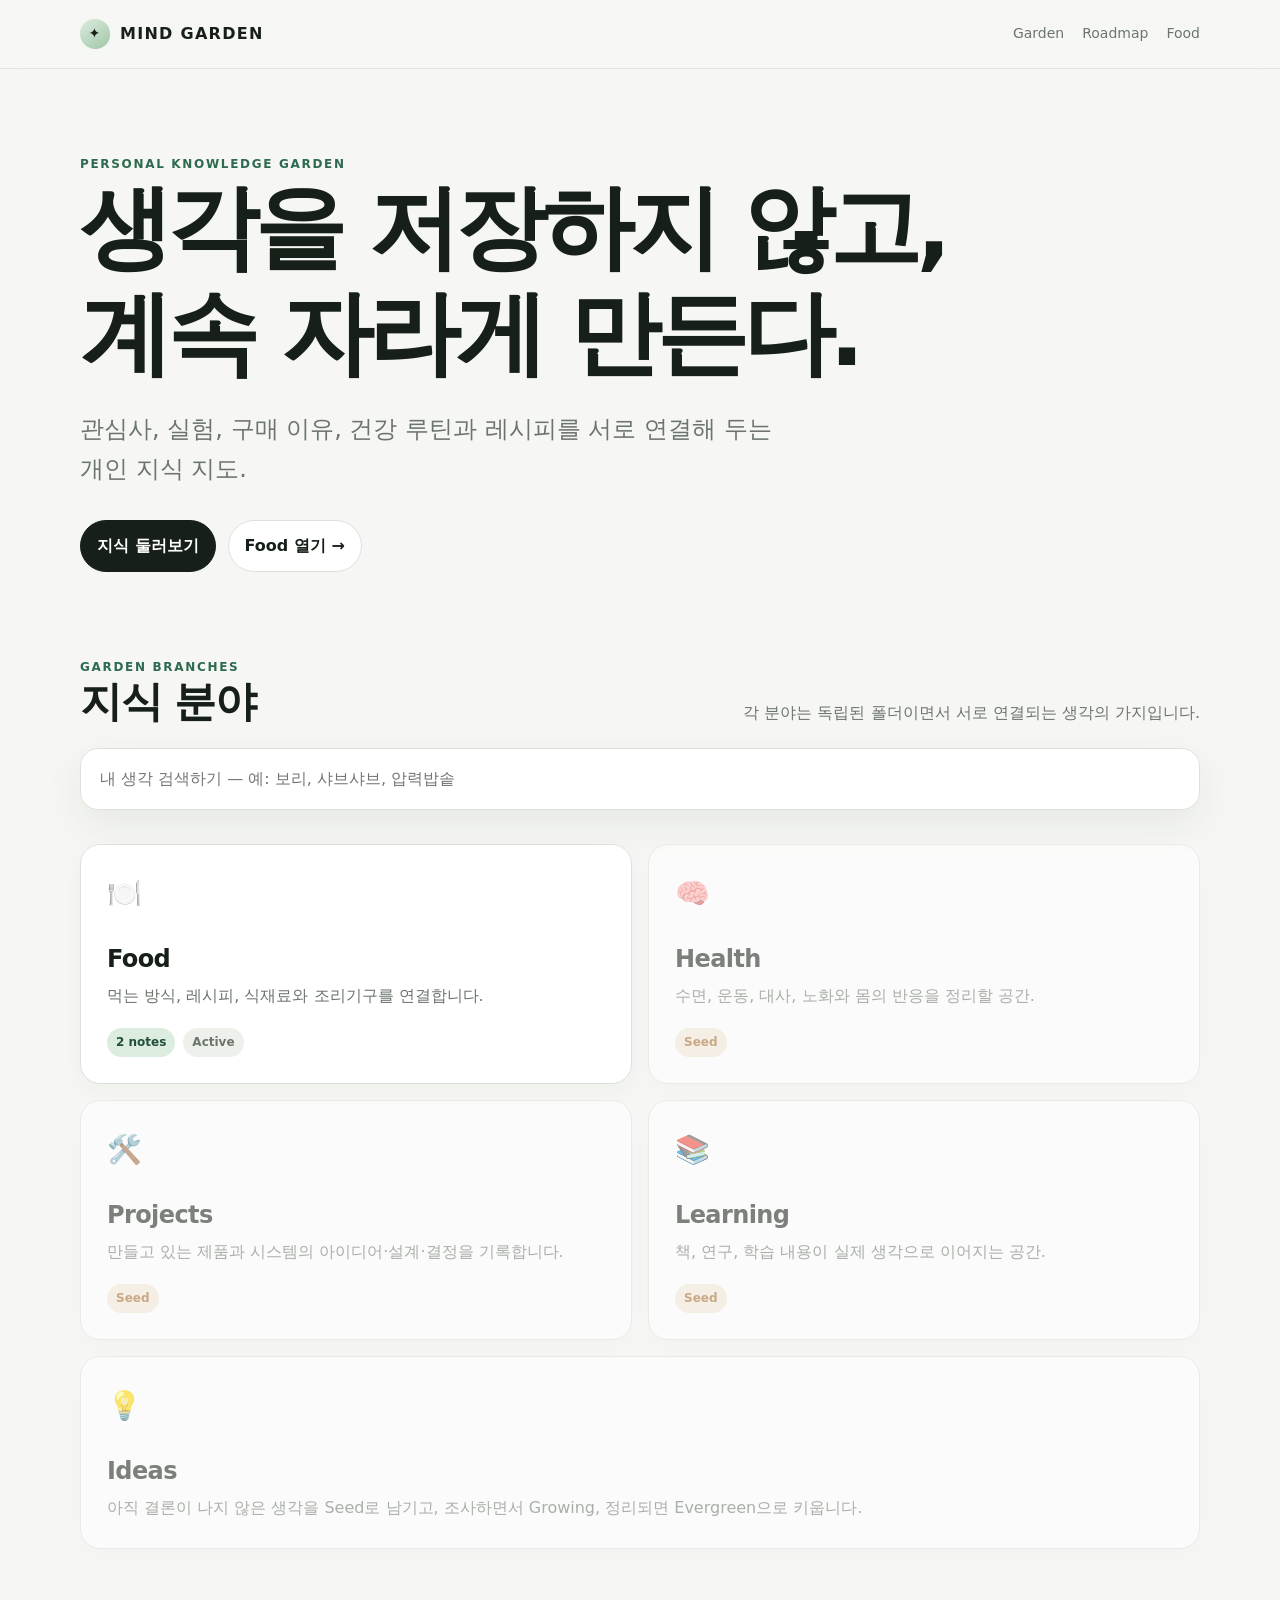
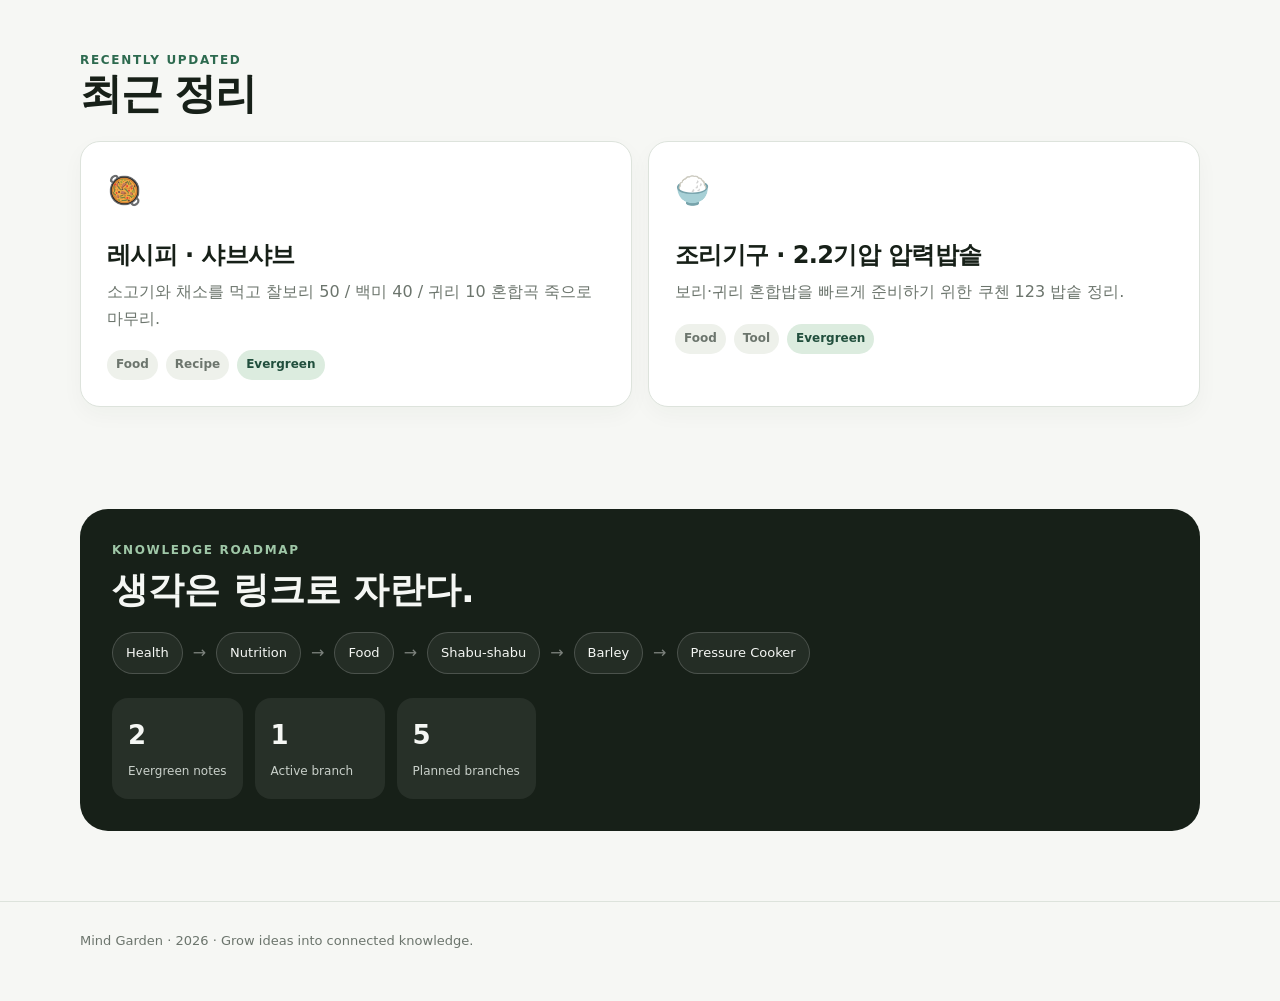
<file: index.html>
<!doctype html>
<html lang="ko">
<head>
  <meta charset="utf-8">
  <meta name="viewport" content="width=device-width,initial-scale=1">
  <meta name="description" content="Mind Garden — 생각하고, 실험하고, 정리한 개인 지식 로드맵">
  <title>Mind Garden</title>
  <link rel="stylesheet" href="./styles.css">
</head>
<body>
<header class="site-header">
  <div class="shell nav">
    <a class="brand" href="./index.html"><span class="brand-mark">✦</span>MIND GARDEN</a>
    <nav class="nav-links"><a href="#garden">Garden</a><a href="#roadmap">Roadmap</a><a href="./food/index.html">Food</a></nav>
  </div>
</header>
<main>
  <section class="hero shell">
    <div class="eyebrow">Personal knowledge garden</div>
    <h1>생각을 저장하지 않고,<br>계속 자라게 만든다.</h1>
    <p>관심사, 실험, 구매 이유, 건강 루틴과 레시피를 서로 연결해 두는 개인 지식 지도.</p>
    <div class="hero-actions"><a class="btn primary" href="#garden">지식 둘러보기</a><a class="btn" href="./food/index.html">Food 열기 →</a></div>
  </section>

  <section class="section shell" id="garden">
    <div class="section-head"><div><div class="eyebrow">Garden branches</div><h2>지식 분야</h2></div><p>각 분야는 독립된 폴더이면서 서로 연결되는 생각의 가지입니다.</p></div>
    <div class="search-wrap"><input class="search" data-search-input type="search" placeholder="내 생각 검색하기 — 예: 보리, 샤브샤브, 압력밥솥" aria-label="지식 검색"></div>
    <div class="grid">
      <a class="card" data-search-item data-search="food 음식 레시피 영양 샤브샤브 보리 압력밥솥" href="./food/index.html"><div class="icon">🍽️</div><h3>Food</h3><p>먹는 방식, 레시피, 식재료와 조리기구를 연결합니다.</p><div class="card-meta"><span class="status evergreen">2 notes</span><span class="tag">Active</span></div></a>
      <article class="card muted-card" data-search-item data-search="health 건강 수면 운동 노화 뇌"><div class="icon">🧠</div><h3>Health</h3><p>수면, 운동, 대사, 노화와 몸의 반응을 정리할 공간.</p><div class="card-meta"><span class="status seed">Seed</span></div></article>
      <article class="card muted-card" data-search-item data-search="projects 프로젝트 제작 제품 시스템"><div class="icon">🛠️</div><h3>Projects</h3><p>만들고 있는 제품과 시스템의 아이디어·설계·결정을 기록합니다.</p><div class="card-meta"><span class="status seed">Seed</span></div></article>
      <article class="card muted-card" data-search-item data-search="learning 공부 책 연구"><div class="icon">📚</div><h3>Learning</h3><p>책, 연구, 학습 내용이 실제 생각으로 이어지는 공간.</p><div class="card-meta"><span class="status seed">Seed</span></div></article>
      <article class="card wide muted-card" data-search-item data-search="ideas 아이디어 생각 seed growing evergreen"><div class="icon">💡</div><h3>Ideas</h3><p>아직 결론이 나지 않은 생각을 Seed로 남기고, 조사하면서 Growing, 정리되면 Evergreen으로 키웁니다.</p></article>
    </div>
    <div class="empty-search" data-search-empty>검색 결과가 없습니다.</div>
  </section>

  <section class="section shell">
    <div class="section-head"><div><div class="eyebrow">Recently updated</div><h2>최근 정리</h2></div></div>
    <div class="grid">
      <a class="card" data-search-item data-search="샤브샤브 소고기 찰보리 백미 귀리 죽 14:10" href="./food/recipe-shabu-shabu.html"><div class="icon">🥘</div><h3>레시피 · 샤브샤브</h3><p>소고기와 채소를 먹고 찰보리 50 / 백미 40 / 귀리 10 혼합곡 죽으로 마무리.</p><div class="card-meta"><span class="tag">Food</span><span class="tag">Recipe</span><span class="status evergreen">Evergreen</span></div></a>
      <a class="card" data-search-item data-search="쿠첸 123 압력밥솥 2.2기압 123도 잡곡 19분" href="./food/pressure-rice-cooker-2-2.html"><div class="icon">🍚</div><h3>조리기구 · 2.2기압 압력밥솥</h3><p>보리·귀리 혼합밥을 빠르게 준비하기 위한 쿠첸 123 밥솥 정리.</p><div class="card-meta"><span class="tag">Food</span><span class="tag">Tool</span><span class="status evergreen">Evergreen</span></div></a>
    </div>
  </section>

  <section class="section shell" id="roadmap">
    <div class="roadmap"><div class="eyebrow" style="color:#9fc7a7">Knowledge roadmap</div><h2 style="font-size:36px;margin-top:8px">생각은 링크로 자란다.</h2><div class="roadmap-row"><span class="node">Health</span><span class="arrow">→</span><span class="node">Nutrition</span><span class="arrow">→</span><span class="node">Food</span><span class="arrow">→</span><span class="node">Shabu-shabu</span><span class="arrow">→</span><span class="node">Barley</span><span class="arrow">→</span><span class="node">Pressure Cooker</span></div><div class="stats"><div class="stat"><strong>2</strong><span>Evergreen notes</span></div><div class="stat"><strong>1</strong><span>Active branch</span></div><div class="stat"><strong>5</strong><span>Planned branches</span></div></div></div>
  </section>
</main>
<footer class="footer"><div class="shell">Mind Garden · <span data-year></span> · Grow ideas into connected knowledge.</div></footer>
<script src="./app.js"></script>
</body>
</html>
</file>
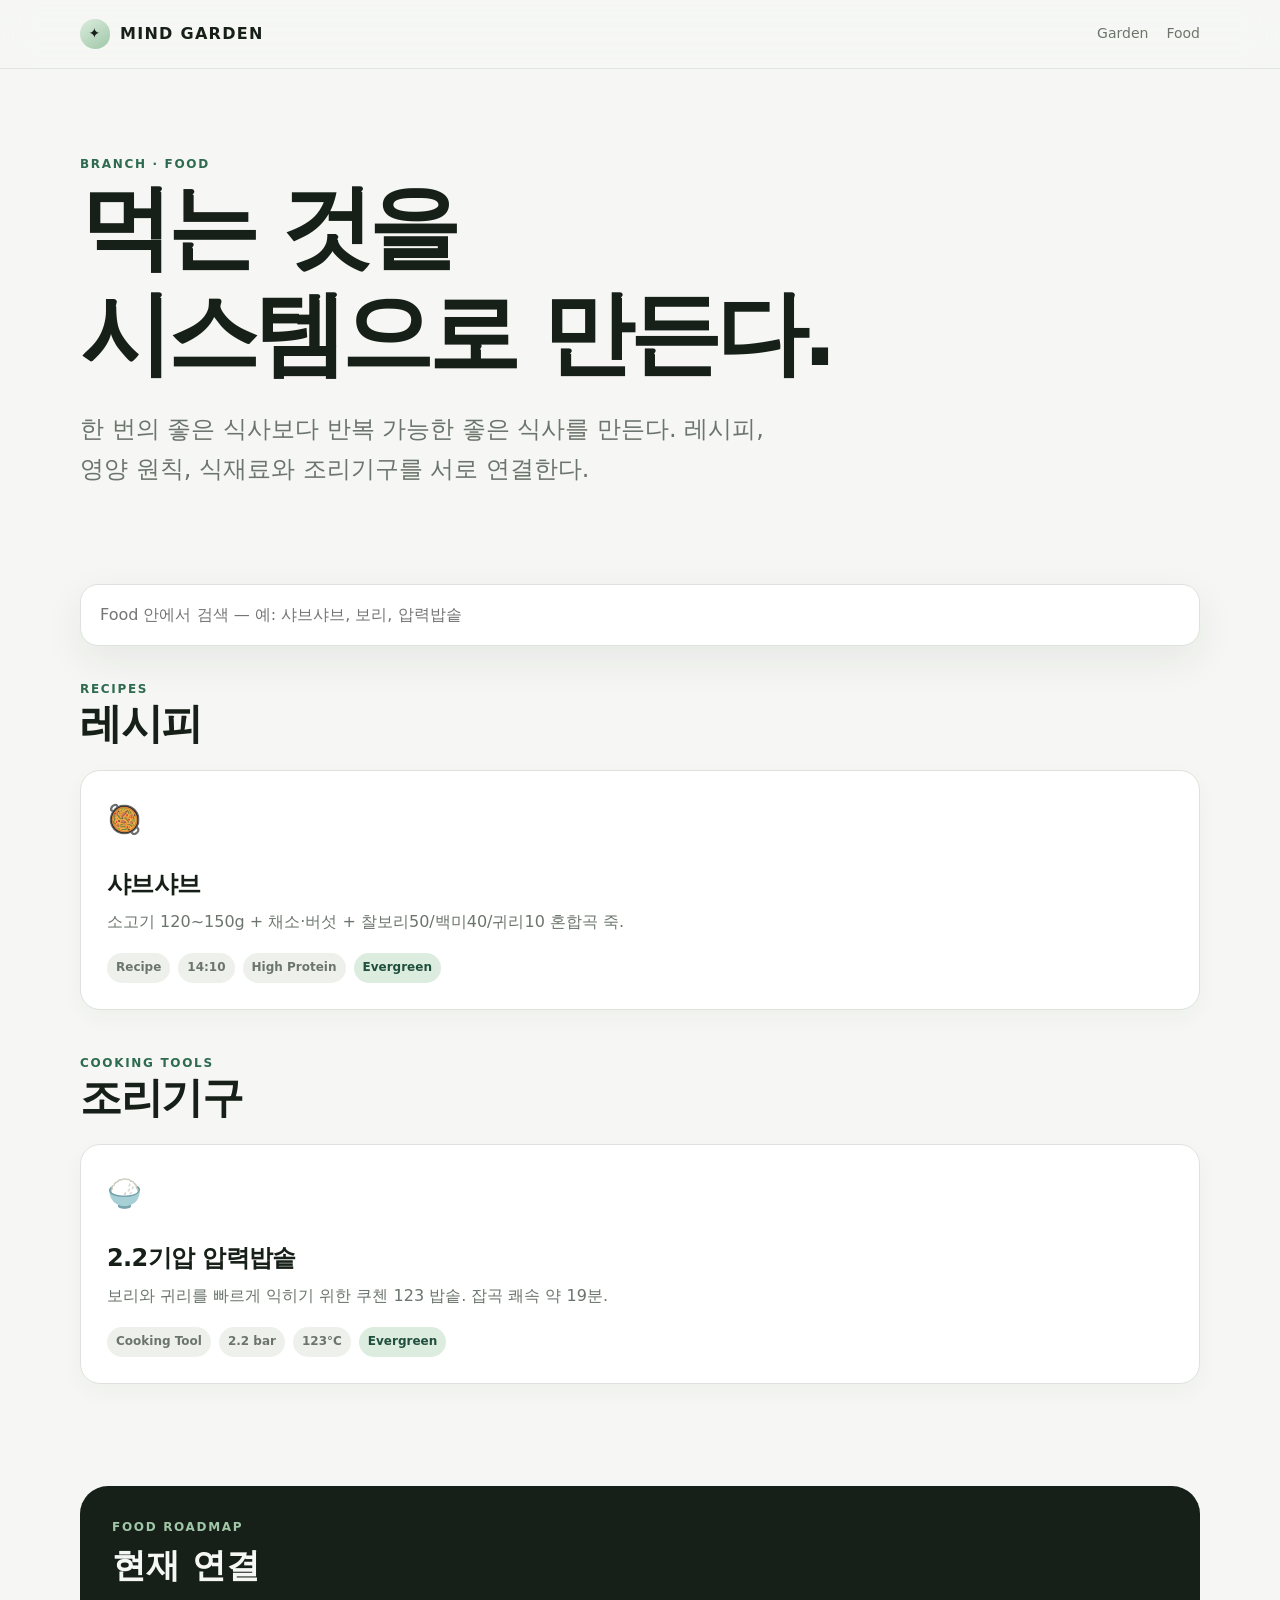
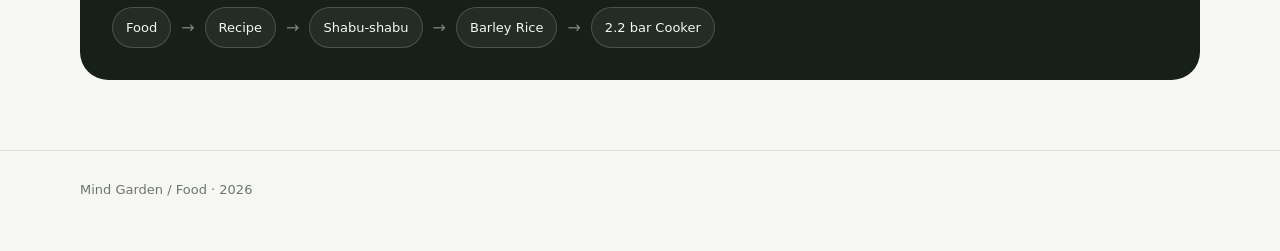
<file: food/index.html>
<!doctype html>
<html lang="ko">
<head>
  <meta charset="utf-8"><meta name="viewport" content="width=device-width,initial-scale=1">
  <meta name="description" content="Mind Garden Food — 레시피, 식재료, 조리기구, 영양 기록">
  <title>Food · Mind Garden</title>
  <link rel="stylesheet" href="../styles.css">
</head>
<body>
<header class="site-header"><div class="shell nav"><a class="brand" href="../index.html"><span class="brand-mark">✦</span>MIND GARDEN</a><nav class="nav-links"><a href="../index.html">Garden</a><a href="./index.html">Food</a></nav></div></header>
<main>
  <section class="hero shell">
    <div class="eyebrow">Branch · Food</div>
    <h1>먹는 것을<br>시스템으로 만든다.</h1>
    <p>한 번의 좋은 식사보다 반복 가능한 좋은 식사를 만든다. 레시피, 영양 원칙, 식재료와 조리기구를 서로 연결한다.</p>
  </section>

  <section class="section shell">
    <div class="search-wrap"><input class="search" data-search-input type="search" placeholder="Food 안에서 검색 — 예: 샤브샤브, 보리, 압력밥솥" aria-label="Food 검색"></div>
    <div class="section-head"><div><div class="eyebrow">Recipes</div><h2>레시피</h2></div></div>
    <div class="grid">
      <a class="card wide" data-search-item data-search="샤브샤브 소고기 보리 백미 귀리 죽 14:10 단백질" href="./recipe-shabu-shabu.html"><div class="icon">🥘</div><h3>샤브샤브</h3><p>소고기 120~150g + 채소·버섯 + 찰보리50/백미40/귀리10 혼합곡 죽.</p><div class="card-meta"><span class="tag">Recipe</span><span class="tag">14:10</span><span class="tag">High Protein</span><span class="status evergreen">Evergreen</span></div></a>
    </div>

    <div class="section-head" style="margin-top:44px"><div><div class="eyebrow">Cooking tools</div><h2>조리기구</h2></div></div>
    <div class="grid">
      <a class="card wide" data-search-item data-search="쿠첸 123 밥솥 2.2기압 압력 123도 잡곡 19분 보리 귀리" href="./pressure-rice-cooker-2-2.html"><div class="icon">🍚</div><h3>2.2기압 압력밥솥</h3><p>보리와 귀리를 빠르게 익히기 위한 쿠첸 123 밥솥. 잡곡 쾌속 약 19분.</p><div class="card-meta"><span class="tag">Cooking Tool</span><span class="tag">2.2 bar</span><span class="tag">123°C</span><span class="status evergreen">Evergreen</span></div></a>
    </div>
    <div class="empty-search" data-search-empty>검색 결과가 없습니다.</div>
  </section>

  <section class="section shell"><div class="roadmap"><div class="eyebrow" style="color:#9fc7a7">Food roadmap</div><h2 style="font-size:34px;margin-top:8px">현재 연결</h2><div class="roadmap-row"><span class="node">Food</span><span class="arrow">→</span><span class="node">Recipe</span><span class="arrow">→</span><span class="node">Shabu-shabu</span><span class="arrow">→</span><span class="node">Barley Rice</span><span class="arrow">→</span><span class="node">2.2 bar Cooker</span></div></div></section>
</main>
<footer class="footer"><div class="shell">Mind Garden / Food · <span data-year></span></div></footer>
<script src="../app.js"></script>
</body>
</html>
</file>
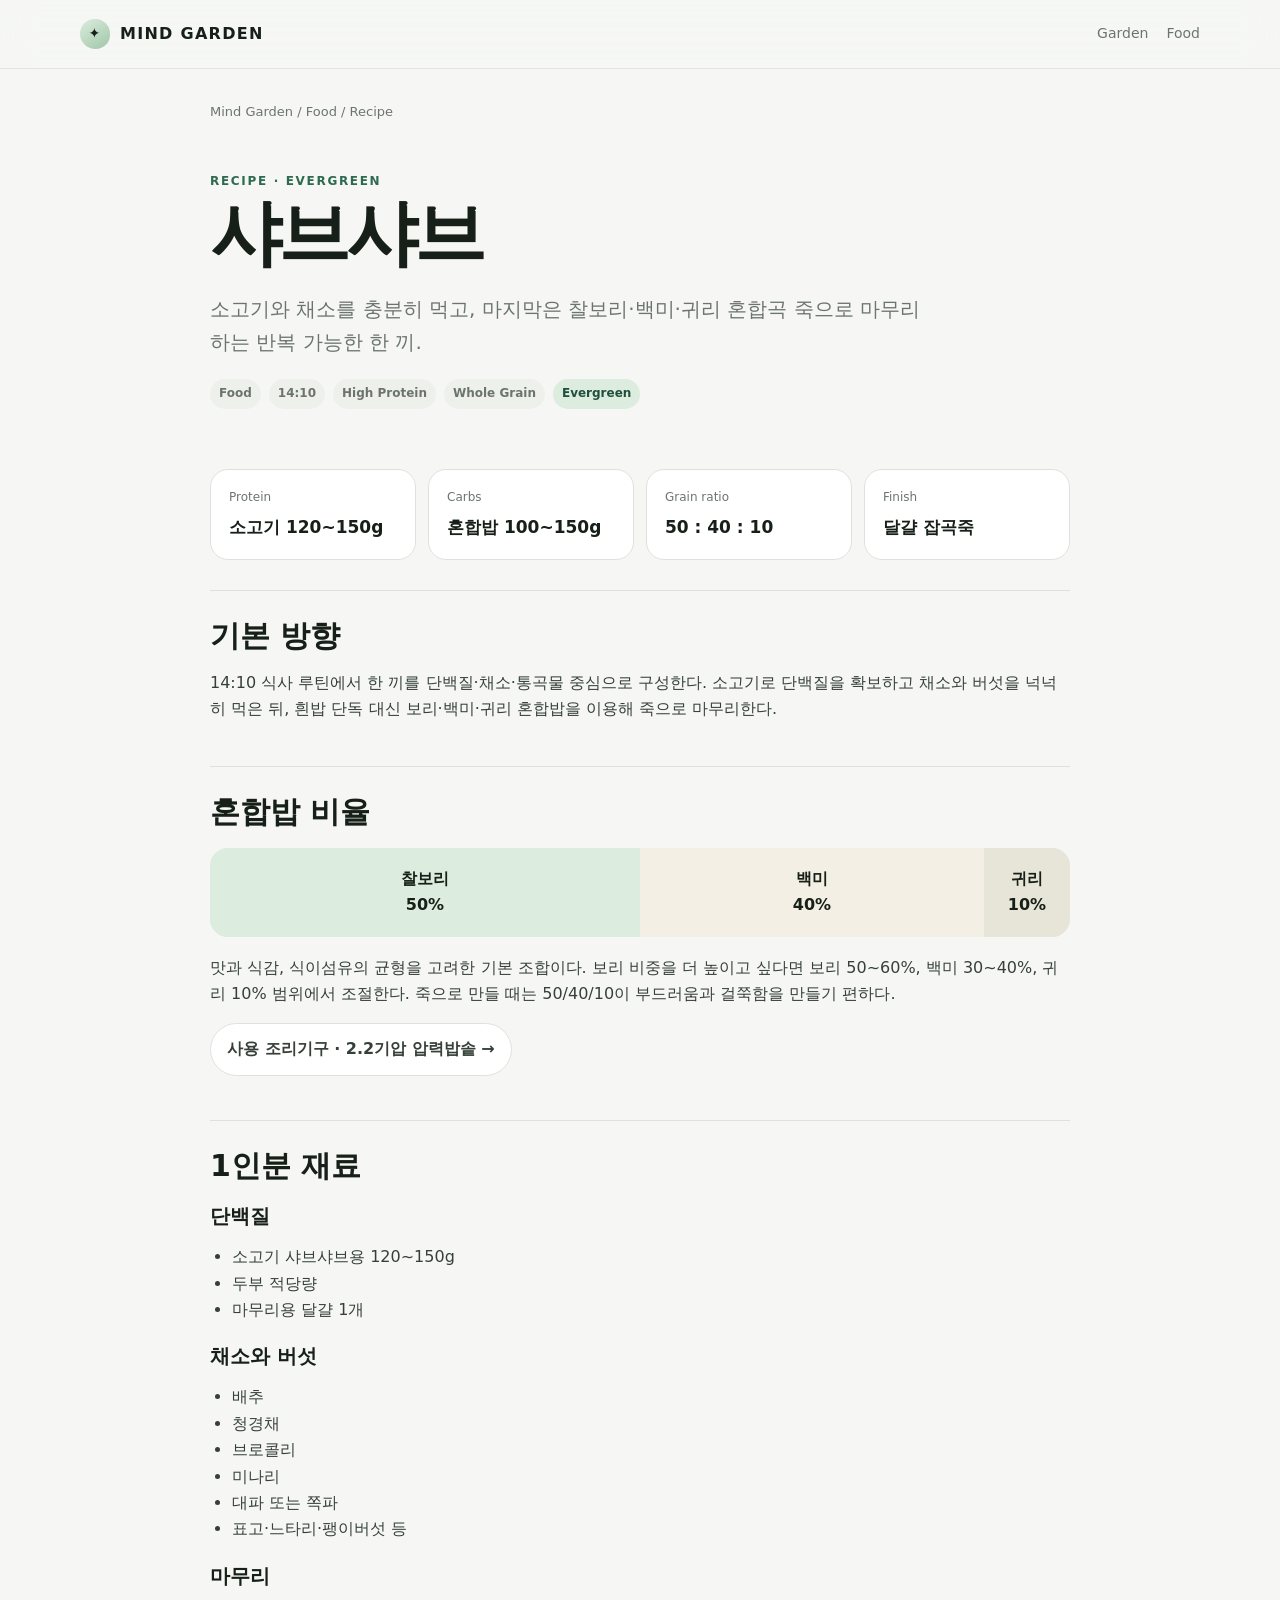
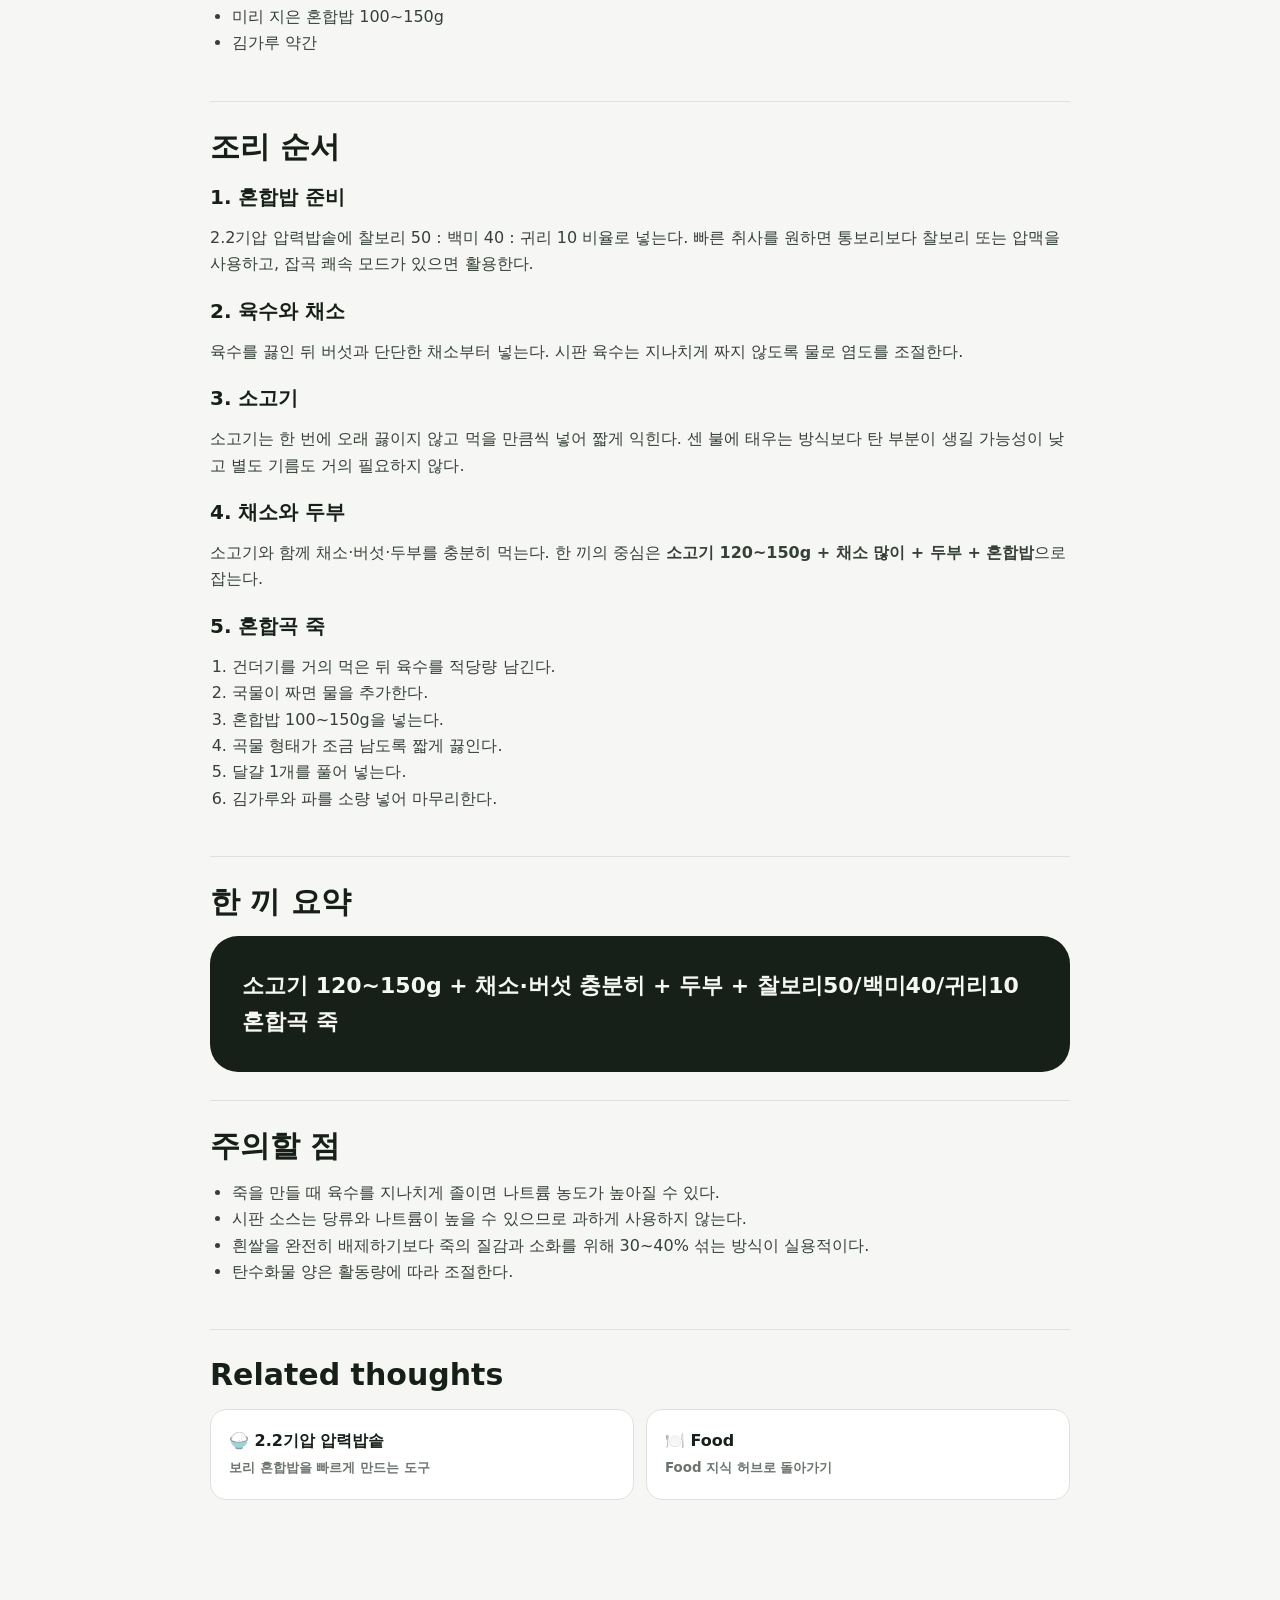
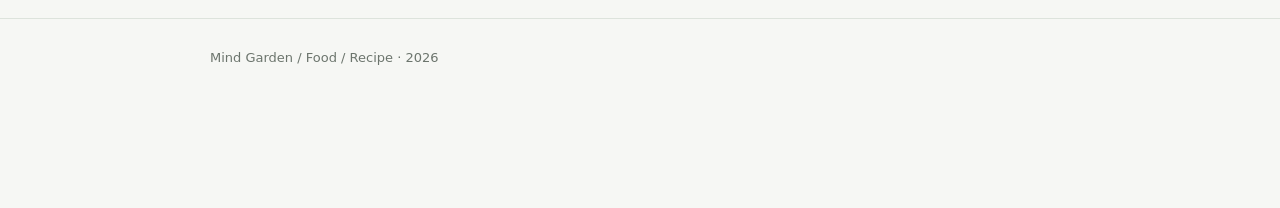
<file: food/recipe-shabu-shabu.html>
<!doctype html>
<html lang="ko">
<head>
  <meta charset="utf-8"><meta name="viewport" content="width=device-width,initial-scale=1">
  <meta name="description" content="소고기 샤브샤브와 찰보리50·백미40·귀리10 혼합곡 죽 레시피">
  <title>레시피 · 샤브샤브 · Mind Garden</title>
  <link rel="stylesheet" href="../styles.css">
</head>
<body>
<header class="site-header"><div class="shell nav"><a class="brand" href="../index.html"><span class="brand-mark">✦</span>MIND GARDEN</a><nav class="nav-links"><a href="../index.html">Garden</a><a href="./index.html">Food</a></nav></div></header>
<main class="article">
  <div class="breadcrumb"><a href="../index.html">Mind Garden</a> / <a href="./index.html">Food</a> / Recipe</div>
  <section class="article-hero">
    <div class="eyebrow">Recipe · Evergreen</div>
    <h1>샤브샤브</h1>
    <p class="lede">소고기와 채소를 충분히 먹고, 마지막은 찰보리·백미·귀리 혼합곡 죽으로 마무리하는 반복 가능한 한 끼.</p>
    <div class="meta-row"><span class="tag">Food</span><span class="tag">14:10</span><span class="tag">High Protein</span><span class="tag">Whole Grain</span><span class="status evergreen">Evergreen</span></div>
  </section>

  <section class="quick-grid" aria-label="한눈에 보기">
    <div class="quick"><span>Protein</span><strong>소고기 120~150g</strong></div>
    <div class="quick"><span>Carbs</span><strong>혼합밥 100~150g</strong></div>
    <div class="quick"><span>Grain ratio</span><strong>50 : 40 : 10</strong></div>
    <div class="quick"><span>Finish</span><strong>달걀 잡곡죽</strong></div>
  </section>

  <section class="content-section">
    <h2>기본 방향</h2>
    <p>14:10 식사 루틴에서 한 끼를 단백질·채소·통곡물 중심으로 구성한다. 소고기로 단백질을 확보하고 채소와 버섯을 넉넉히 먹은 뒤, 흰밥 단독 대신 보리·백미·귀리 혼합밥을 이용해 죽으로 마무리한다.</p>
  </section>

  <section class="content-section">
    <h2>혼합밥 비율</h2>
    <div class="ratio"><div>찰보리<br>50%</div><div>백미<br>40%</div><div>귀리<br>10%</div></div>
    <p>맛과 식감, 식이섬유의 균형을 고려한 기본 조합이다. 보리 비중을 더 높이고 싶다면 보리 50~60%, 백미 30~40%, 귀리 10% 범위에서 조절한다. 죽으로 만들 때는 50/40/10이 부드러움과 걸쭉함을 만들기 편하다.</p>
    <p><a class="btn" href="./pressure-rice-cooker-2-2.html">사용 조리기구 · 2.2기압 압력밥솥 →</a></p>
  </section>

  <section class="content-section">
    <h2>1인분 재료</h2>
    <h3>단백질</h3><ul><li>소고기 샤브샤브용 120~150g</li><li>두부 적당량</li><li>마무리용 달걀 1개</li></ul>
    <h3>채소와 버섯</h3><ul><li>배추</li><li>청경채</li><li>브로콜리</li><li>미나리</li><li>대파 또는 쪽파</li><li>표고·느타리·팽이버섯 등</li></ul>
    <h3>마무리</h3><ul><li>미리 지은 혼합밥 100~150g</li><li>김가루 약간</li></ul>
  </section>

  <section class="content-section">
    <h2>조리 순서</h2>
    <h3>1. 혼합밥 준비</h3><p>2.2기압 압력밥솥에 찰보리 50 : 백미 40 : 귀리 10 비율로 넣는다. 빠른 취사를 원하면 통보리보다 찰보리 또는 압맥을 사용하고, 잡곡 쾌속 모드가 있으면 활용한다.</p>
    <h3>2. 육수와 채소</h3><p>육수를 끓인 뒤 버섯과 단단한 채소부터 넣는다. 시판 육수는 지나치게 짜지 않도록 물로 염도를 조절한다.</p>
    <h3>3. 소고기</h3><p>소고기는 한 번에 오래 끓이지 않고 먹을 만큼씩 넣어 짧게 익힌다. 센 불에 태우는 방식보다 탄 부분이 생길 가능성이 낮고 별도 기름도 거의 필요하지 않다.</p>
    <h3>4. 채소와 두부</h3><p>소고기와 함께 채소·버섯·두부를 충분히 먹는다. 한 끼의 중심은 <strong>소고기 120~150g + 채소 많이 + 두부 + 혼합밥</strong>으로 잡는다.</p>
    <h3>5. 혼합곡 죽</h3><ol><li>건더기를 거의 먹은 뒤 육수를 적당량 남긴다.</li><li>국물이 짜면 물을 추가한다.</li><li>혼합밥 100~150g을 넣는다.</li><li>곡물 형태가 조금 남도록 짧게 끓인다.</li><li>달걀 1개를 풀어 넣는다.</li><li>김가루와 파를 소량 넣어 마무리한다.</li></ol>
  </section>

  <section class="content-section">
    <h2>한 끼 요약</h2>
    <div class="roadmap"><strong style="font-size:22px">소고기 120~150g + 채소·버섯 충분히 + 두부 + 찰보리50/백미40/귀리10 혼합곡 죽</strong></div>
  </section>

  <section class="content-section">
    <h2>주의할 점</h2>
    <ul><li>죽을 만들 때 육수를 지나치게 졸이면 나트륨 농도가 높아질 수 있다.</li><li>시판 소스는 당류와 나트륨이 높을 수 있으므로 과하게 사용하지 않는다.</li><li>흰쌀을 완전히 배제하기보다 죽의 질감과 소화를 위해 30~40% 섞는 방식이 실용적이다.</li><li>탄수화물 양은 활동량에 따라 조절한다.</li></ul>
  </section>

  <section class="content-section"><h2>Related thoughts</h2><div class="related"><a href="./pressure-rice-cooker-2-2.html">🍚 2.2기압 압력밥솥<br><small style="color:var(--muted)">보리 혼합밥을 빠르게 만드는 도구</small></a><a href="./index.html">🍽️ Food<br><small style="color:var(--muted)">Food 지식 허브로 돌아가기</small></a></div></section>
</main>
<footer class="footer"><div class="article">Mind Garden / Food / Recipe · <span data-year></span></div></footer>
<script src="../app.js"></script>
</body>
</html>
</file>
<file: styles.css>
:root{
  --bg:#f6f7f4;--surface:#fff;--surface-2:#eef1eb;--text:#172018;--muted:#6c756d;
  --line:#dde3dc;--accent:#2d6a4f;--accent-soft:#dcecdf;--seed:#a66a2c;--grow:#3f7d58;--ever:#214f3d;
  --shadow:0 14px 40px rgba(25,43,32,.07);--radius:20px;--max:1120px;
}
*{box-sizing:border-box}html{scroll-behavior:smooth}body{margin:0;background:var(--bg);color:var(--text);font-family:Inter,ui-sans-serif,system-ui,-apple-system,BlinkMacSystemFont,"Segoe UI","Noto Sans KR",sans-serif;line-height:1.65}a{color:inherit;text-decoration:none}img{max-width:100%;display:block}.shell{width:min(calc(100% - 32px),var(--max));margin:0 auto}.site-header{position:sticky;top:0;z-index:20;background:rgba(246,247,244,.88);backdrop-filter:blur(16px);border-bottom:1px solid rgba(221,227,220,.8)}.nav{height:68px;display:flex;align-items:center;justify-content:space-between;gap:20px}.brand{display:flex;align-items:center;gap:10px;font-weight:800;letter-spacing:.08em}.brand-mark{width:30px;height:30px;border-radius:50% 50% 48% 52%;background:linear-gradient(145deg,#dcecdf,#9fc7a7);display:grid;place-items:center;font-size:14px}.nav-links{display:flex;align-items:center;gap:18px;color:var(--muted);font-size:14px}.nav-links a:hover{color:var(--text)}.hero{padding:86px 0 54px}.eyebrow{text-transform:uppercase;letter-spacing:.14em;font-size:12px;font-weight:800;color:var(--accent)}h1,h2,h3{line-height:1.15;margin:0}h1{font-size:clamp(46px,8vw,92px);letter-spacing:-.055em;max-width:900px}.hero p{font-size:clamp(18px,2vw,24px);color:var(--muted);max-width:700px;margin:24px 0 0}.hero-actions{display:flex;gap:12px;flex-wrap:wrap;margin-top:30px}.btn{display:inline-flex;align-items:center;justify-content:center;gap:8px;padding:12px 16px;border-radius:999px;border:1px solid var(--line);background:var(--surface);font-weight:700}.btn.primary{background:var(--text);color:white;border-color:var(--text)}.section{padding:32px 0 70px}.section-head{display:flex;align-items:end;justify-content:space-between;gap:18px;margin-bottom:22px}.section-head h2{font-size:clamp(28px,4vw,42px);letter-spacing:-.035em}.section-head p{margin:0;color:var(--muted);max-width:560px}.search-wrap{margin:8px 0 34px}.search{width:100%;border:1px solid var(--line);background:var(--surface);border-radius:18px;padding:17px 19px;font:inherit;outline:none;box-shadow:var(--shadow)}.search:focus{border-color:#9db8a3;box-shadow:0 0 0 4px rgba(45,106,79,.08)}.grid{display:grid;grid-template-columns:repeat(12,1fr);gap:16px}.card{grid-column:span 6;background:var(--surface);border:1px solid var(--line);border-radius:var(--radius);padding:26px;box-shadow:0 8px 22px rgba(25,43,32,.035);transition:.18s ease}.card:hover{transform:translateY(-2px);box-shadow:var(--shadow)}.card.wide{grid-column:span 12}.card.third{grid-column:span 4}.card .icon{font-size:28px;margin-bottom:28px}.card h3{font-size:24px;letter-spacing:-.025em}.card p{color:var(--muted);margin:10px 0 0}.card-meta{display:flex;gap:8px;flex-wrap:wrap;margin-top:18px}.tag,.status{font-size:12px;border-radius:999px;padding:5px 9px;background:var(--surface-2);color:var(--muted);font-weight:700}.status.evergreen{background:#dcecdf;color:var(--ever)}.status.growing{background:#e6efe5;color:var(--grow)}.status.seed{background:#f4e8d8;color:var(--seed)}.muted-card{opacity:.55}.roadmap{background:#172018;color:#f5f7f4;border-radius:28px;padding:32px;overflow:hidden}.roadmap-row{display:flex;align-items:center;gap:10px;flex-wrap:wrap;margin-top:22px}.node{padding:9px 13px;border:1px solid rgba(255,255,255,.18);border-radius:999px;background:rgba(255,255,255,.06);font-size:13px}.arrow{opacity:.45}.stats{display:flex;gap:12px;flex-wrap:wrap;margin-top:24px}.stat{min-width:130px;padding:16px;border-radius:16px;background:rgba(255,255,255,.07)}.stat strong{font-size:26px;display:block}.stat span{font-size:12px;color:#c9d0ca}.breadcrumb{font-size:13px;color:var(--muted);margin:32px 0 22px}.breadcrumb a:hover{color:var(--text)}.article{width:min(calc(100% - 32px),860px);margin:0 auto;padding-bottom:90px}.article-hero{padding:28px 0 30px}.article-hero h1{font-size:clamp(42px,7vw,72px)}.lede{font-size:20px;color:var(--muted);max-width:720px;margin-top:18px}.meta-row{display:flex;gap:8px;flex-wrap:wrap;margin-top:20px}.quick-grid{display:grid;grid-template-columns:repeat(4,1fr);gap:12px;margin:30px 0}.quick{padding:18px;border:1px solid var(--line);border-radius:18px;background:var(--surface)}.quick span{display:block;color:var(--muted);font-size:12px;margin-bottom:5px}.quick strong{font-size:17px}.content-section{padding:28px 0;border-top:1px solid var(--line)}.content-section h2{font-size:30px;margin-bottom:16px}.content-section h3{font-size:20px;margin:22px 0 10px}.content-section p,.content-section li{color:#364039}.content-section ul,.content-section ol{padding-left:22px}.ratio{display:grid;grid-template-columns:5fr 4fr 1fr;border-radius:18px;overflow:hidden;margin:18px 0;background:#e9eee8}.ratio>div{padding:18px 12px;text-align:center;font-weight:800}.ratio>div:nth-child(1){background:#dcecdf}.ratio>div:nth-child(2){background:#f3efe4}.ratio>div:nth-child(3){background:#e7e5d7}.product-card{display:grid;grid-template-columns:1.05fr .95fr;gap:24px;background:var(--surface);border:1px solid var(--line);border-radius:24px;padding:22px}.product-card .image-wrap{background:#f3f4f1;border-radius:18px;min-height:300px;display:grid;place-items:center;overflow:hidden}.product-card img{width:100%;height:100%;object-fit:contain}.specs{display:grid;grid-template-columns:1fr 1fr;gap:10px}.spec{border-radius:16px;background:var(--surface-2);padding:15px}.spec span{display:block;color:var(--muted);font-size:12px}.spec strong{font-size:20px}.related{display:grid;grid-template-columns:1fr 1fr;gap:12px}.related a{padding:18px;border:1px solid var(--line);border-radius:16px;background:var(--surface);font-weight:700}.related a:hover{border-color:#9db8a3}.footer{border-top:1px solid var(--line);padding:28px 0 50px;color:var(--muted);font-size:13px}.hidden{display:none!important}.empty-search{display:none;padding:28px;text-align:center;color:var(--muted);border:1px dashed var(--line);border-radius:18px}.empty-search.show{display:block}
@media(max-width:800px){.nav-links{display:none}.hero{padding-top:58px}.card,.card.third{grid-column:span 12}.quick-grid{grid-template-columns:1fr 1fr}.product-card{grid-template-columns:1fr}.related{grid-template-columns:1fr}.section{padding-bottom:48px}}
@media(max-width:480px){.shell,.article{width:min(calc(100% - 22px),var(--max))}.quick-grid{grid-template-columns:1fr}.ratio{grid-template-columns:1fr}.hero-actions{display:grid}.btn{width:100%}}
</file>
